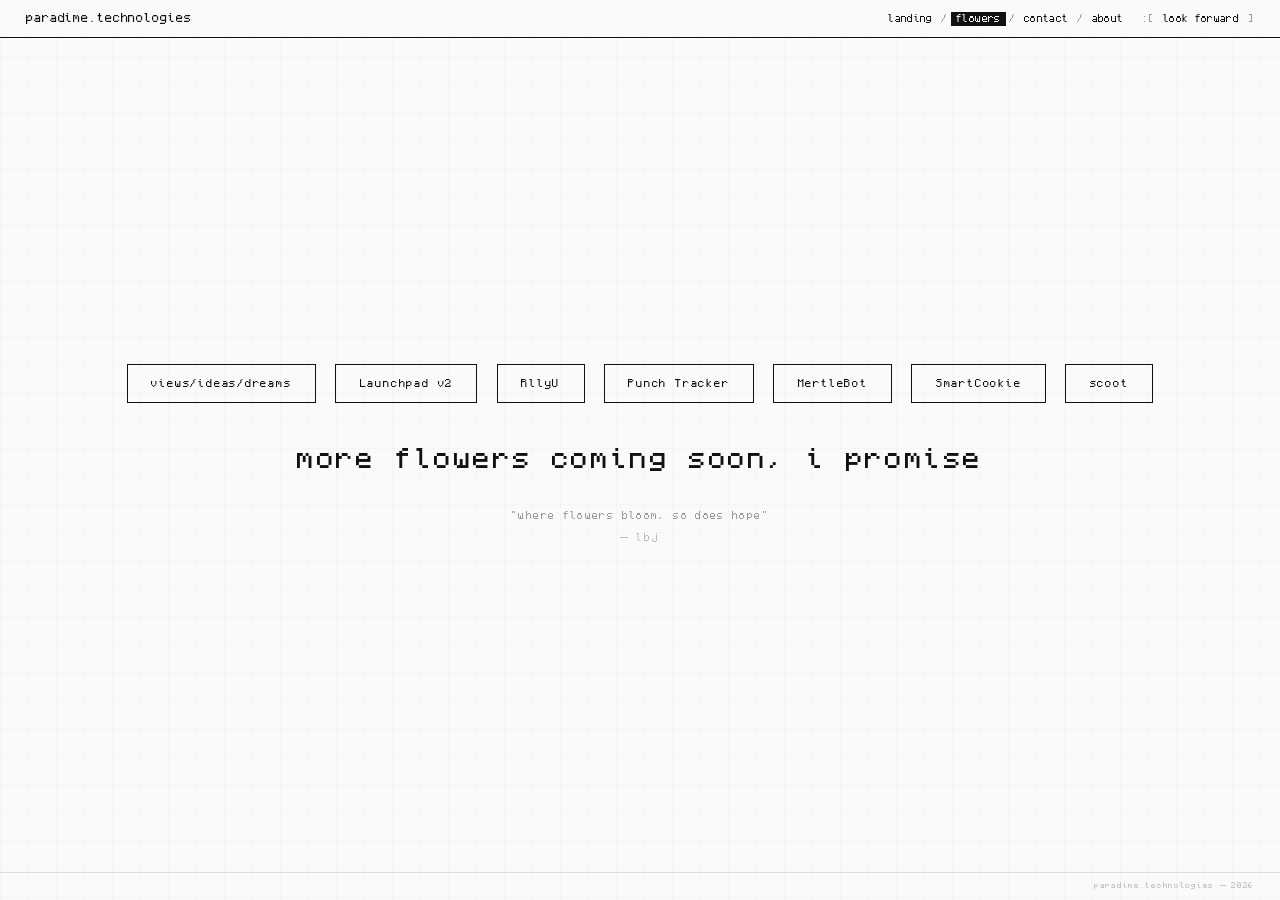
<file: flowers/index.html>
<!DOCTYPE html>
<html lang="en">
<head>
  <meta charset="UTF-8">
  <meta name="viewport" content="width=device-width, initial-scale=1.0">
  <title>flowers — paradime.technologies</title>
  <style>
    @font-face {
      font-family: 'Monocraft';
      src: url('../fonts/Monocraft.otf') format('opentype');
      font-weight: normal;
      font-style: normal;
      font-display: swap;
    }

    * {
      margin: 0;
      padding: 0;
      box-sizing: border-box;
    }

    html {
      font-size: 13px;
    }

    body {
      font-family: 'Monocraft', 'Courier New', monospace;
      background: #fafafa;
      color: #111;
      min-height: 100vh;
      display: flex;
      flex-direction: column;
      overflow-x: hidden;
      -webkit-font-smoothing: none;
      -moz-osx-font-smoothing: unset;
    }

    /* ─── HEADER / NAV ─── */

    header {
      width: 100%;
      border-bottom: 1px solid #111;
      padding: 0.9rem 2rem;
      display: flex;
      align-items: baseline;
      justify-content: space-between;
      flex-wrap: wrap;
      gap: 1rem;
      position: sticky;
      top: 0;
      background: #fafafa;
      z-index: 100;
    }

    .brand {
      font-size: 0.85rem;
      letter-spacing: 0.08em;
      text-transform: lowercase;
      font-weight: normal;
      white-space: nowrap;
      text-decoration: none;
      color: #111;
    }

    nav {
      display: flex;
      align-items: baseline;
      gap: 0.25rem;
      flex-wrap: wrap;
      font-size: 0.7rem;
      letter-spacing: 0.04em;
    }

    nav a {
      color: #111;
      text-decoration: none;
      padding: 0.15rem 0.4rem;
      transition: background 0.1s;
      white-space: nowrap;
    }

    nav a:hover {
      background: #111;
      color: #fafafa;
    }

    nav a.active {
      background: #111;
      color: #fafafa;
    }

    .nav-separator {
      color: #999;
      user-select: none;
    }

    .nav-bracket {
      color: #999;
      user-select: none;
      font-size: 0.7rem;
    }

    /* ─── MAIN ─── */

    main {
      flex: 1;
      display: flex;
      flex-direction: column;
      align-items: center;
      justify-content: center;
      padding: 4rem 2rem;
      position: relative;
    }

    /* ─── PROJECT BOX ─── */

    .project-box {
      border: 1px solid #111;
      padding: 1rem 1.8rem;
      margin-bottom: 3rem;
      font-size: 0.75rem;
      letter-spacing: 0.08em;
      cursor: pointer;
      transition: background 0.1s;
      text-decoration: none;
      color: #111;
      display: inline-block;
    }

    .project-box:hover {
      background: #111;
      color: #fafafa;
    }

    /* ─── FOLDER OVERLAY ─── */

    .folder-overlay {
      display: none;
      position: fixed;
      top: 0;
      left: 0;
      width: 100%;
      height: 100%;
      background: #fafafa;
      z-index: 200;
      flex-direction: column;
    }

    .folder-overlay.open {
      display: flex;
    }

    .folder-bar {
      border-bottom: 1px solid #111;
      padding: 0.7rem 1.5rem;
      font-size: 0.65rem;
      letter-spacing: 0.06em;
      display: flex;
      justify-content: space-between;
      align-items: baseline;
    }

    .folder-bar .back {
      cursor: pointer;
      border: none;
      background: none;
      font-family: 'Monocraft', 'Courier New', monospace;
      font-size: 0.65rem;
      letter-spacing: 0.06em;
      color: #111;
      padding: 0.15rem 0.4rem;
      transition: background 0.1s;
    }

    .folder-bar .back:hover {
      background: #111;
      color: #fafafa;
    }

    .folder-path {
      color: #999;
    }

    .folder-body {
      flex: 1;
      padding: 2rem 2.5rem;
      overflow-y: auto;
    }

    .file-list {
      list-style: none;
    }

    .file-list li {
      font-size: 0.7rem;
      letter-spacing: 0.06em;
      padding: 0.4rem 0.6rem;
      cursor: pointer;
      transition: background 0.1s;
      display: inline-block;
    }

    .file-list li:hover {
      background: #111;
      color: #fafafa;
    }

    .file-list li::before {
      content: '└ ';
      color: #ccc;
    }

    /* ─── FILE VIEWER ─── */

    .file-viewer {
      display: none;
      position: fixed;
      top: 0;
      left: 0;
      width: 100%;
      height: 100%;
      background: #fafafa;
      z-index: 300;
      flex-direction: column;
    }

    .file-viewer.open {
      display: flex;
    }

    .file-viewer .folder-bar {
      border-bottom: 1px solid #111;
    }

    .file-viewer-body {
      flex: 1;
      padding: 2rem 2.5rem;
      overflow-y: auto;
      font-size: 0.7rem;
      line-height: 2;
      letter-spacing: 0.02em;
      max-width: 700px;
      white-space: pre-wrap;
      color: #333;
    }

    /* ─── LAUNCHPAD OVERLAY ─── */

    .launchpad-overlay {
      display: none;
      position: fixed;
      top: 0;
      left: 0;
      width: 100%;
      height: 100%;
      background: #fafafa;
      z-index: 400;
      flex-direction: column;
    }

    .launchpad-overlay.open {
      display: flex;
    }

    .launchpad-body {
      flex: 1;
      padding: 2.5rem 2.5rem;
      overflow-y: auto;
      max-width: 640px;
      margin: 0 auto;
      width: 100%;
    }

    .launchpad-body h2 {
      font-size: 1.4rem;
      font-weight: normal;
      letter-spacing: 0.08em;
      margin-bottom: 0.4rem;
    }

    .launchpad-body .tagline {
      font-size: 0.65rem;
      color: #999;
      letter-spacing: 0.1em;
      margin-bottom: 2rem;
    }

    .launchpad-body p {
      font-size: 0.7rem;
      line-height: 1.9;
      letter-spacing: 0.03em;
      color: #333;
      margin-bottom: 1.5rem;
    }

    .launchpad-body .section-label {
      font-size: 0.6rem;
      letter-spacing: 0.15em;
      text-transform: uppercase;
      color: #999;
      margin-bottom: 0.6rem;
      margin-top: 2rem;
      border-bottom: 1px solid #eee;
      padding-bottom: 0.3rem;
    }

    .launchpad-body ul {
      list-style: none;
      margin-bottom: 1.5rem;
    }

    .launchpad-body ul li {
      font-size: 0.68rem;
      line-height: 1.8;
      letter-spacing: 0.03em;
      color: #333;
      padding: 0.15rem 0;
    }

    .launchpad-body ul li::before {
      content: '— ';
      color: #ccc;
    }

    .launchpad-body pre {
      background: #111;
      color: #ddd;
      padding: 1rem 1.2rem;
      font-size: 0.65rem;
      line-height: 1.8;
      letter-spacing: 0.03em;
      margin-bottom: 1.5rem;
      overflow-x: auto;
      position: relative;
    }

    .copy-btn {
      position: absolute;
      top: 0.5rem;
      right: 0.5rem;
      background: none;
      border: 1px solid #555;
      color: #999;
      font-family: 'Monocraft', 'Courier New', monospace;
      font-size: 0.55rem;
      letter-spacing: 0.06em;
      padding: 0.2rem 0.5rem;
      cursor: pointer;
      transition: all 0.1s;
    }

    .copy-btn:hover {
      background: #333;
      color: #fafafa;
    }

    .launchpad-body .mode-table {
      width: 100%;
      border-collapse: collapse;
      font-size: 0.65rem;
      margin-bottom: 1.5rem;
    }

    .mode-table th, .mode-table td {
      text-align: left;
      padding: 0.4rem 0.8rem;
      border-bottom: 1px solid #eee;
      letter-spacing: 0.04em;
    }

    .mode-table th {
      color: #999;
      font-weight: normal;
      font-size: 0.6rem;
      text-transform: uppercase;
      letter-spacing: 0.1em;
    }

    .content {
      text-align: center;
    }

    .content h1 {
      font-size: clamp(1.2rem, 3vw, 2rem);
      font-weight: normal;
      letter-spacing: 0.1em;
      text-transform: lowercase;
      line-height: 1.3;
      margin-bottom: 2.5rem;
    }

    .quote {
      font-size: clamp(0.55rem, 1vw, 0.7rem);
      letter-spacing: 0.15em;
      color: #999;
      text-transform: lowercase;
      font-style: normal;
      line-height: 1.6;
    }

    .quote .attr {
      display: block;
      margin-top: 0.6rem;
      color: #bbb;
      letter-spacing: 0.2em;
    }

    /* ─── GRID ─── */

    .grid-bg {
      position: fixed;
      top: 0;
      left: 0;
      width: 100%;
      height: 100%;
      pointer-events: none;
      z-index: 0;
      background-image:
        linear-gradient(rgba(0,0,0,0.02) 1px, transparent 1px),
        linear-gradient(90deg, rgba(0,0,0,0.02) 1px, transparent 1px);
      background-size: 28px 28px;
    }

    main, header, footer {
      position: relative;
      z-index: 1;
    }

    /* ─── FOOTER ─── */

    footer {
      border-top: 1px solid #ddd;
      padding: 0.75rem 2rem;
      font-size: 0.55rem;
      color: #bbb;
      letter-spacing: 0.1em;
      text-align: right;
      text-transform: lowercase;
    }

    /* ─── RESPONSIVE ─── */

    @media (max-width: 640px) {
      header {
        flex-direction: column;
        align-items: flex-start;
        padding: 0.75rem 1.25rem;
      }

      nav {
        font-size: 0.65rem;
      }

      main {
        padding: 3rem 1.25rem;
      }
    }
  </style>
</head>
<body>

  <div class="grid-bg"></div>

  <header>
    <a href="/" class="brand">paradime.technologies</a>
    <nav>
      <a href="/index.html">landing</a>
      <span class="nav-separator">/</span>
      <a href="/flowers" class="active">flowers</a>
      <span class="nav-separator">/</span>
      <a href="/contact">contact</a>
      <span class="nav-separator">/</span>
      <a href="/about">about</a>
      <span class="nav-separator">&nbsp;</span>
      <span class="nav-bracket">:[</span>
      <a href="/forward"> look forward</a>
      <span class="nav-bracket">]</span>
    </nav>
  </header>

  <main>
    <div class="content">
      <div class="project-box" onclick="document.getElementById('folder').classList.add('open')">views/ideas/dreams</div>
      <div class="project-box" onclick="document.getElementById('launchpad').classList.add('open')" style="margin-left:0.8rem;">Launchpad v2</div>
      <a class="project-box" href="https://rllyu.netlify.app" target="_blank" style="margin-left:0.8rem;">RllyU</a>
      <a class="project-box" href="/punchtracker" style="margin-left:0.8rem;">Punch Tracker</a>
      <a class="project-box" href="/mertlebot" style="margin-left:0.8rem;">MertleBot</a>
      <a class="project-box" href="/smartcookie" style="margin-left:0.8rem;">SmartCookie</a>
      <div class="project-box" onclick="document.getElementById('scoot').classList.add('open')" style="margin-left:0.8rem;">scoot</div>
      <h1>more flowers coming soon, i promise</h1>
      <blockquote class="quote">
        "where flowers bloom, so does hope"
        <span class="attr">— LBJ</span>
      </blockquote>
    </div>
  </main>

  <!-- FOLDER OVERLAY -->
  <div class="folder-overlay" id="folder">
    <div class="folder-bar">
      <span class="folder-path">views/ideas/dreams/</span>
      <button class="back" onclick="document.getElementById('folder').classList.remove('open')">x close</button>
    </div>
    <div class="folder-body">
      <ul class="file-list">
        <li onclick="document.getElementById('file-ai').classList.add('open')">view:AI</li>
      </ul>
    </div>
  </div>

  <!-- FILE VIEWER -->
  <div class="file-viewer" id="file-ai">
    <div class="folder-bar">
      <span class="folder-path">views/ideas/dreams/view:AI</span>
      <button class="back" onclick="document.getElementById('file-ai').classList.remove('open')">x close</button>
    </div>
    <div class="file-viewer-body">My views on artificial intelligence, specifically generative AI.


AI specific data centers only amount to 0.6% of global carbon emissions from JUST electricity consumption.


Some of this work, is fossil fuel efficiency, being used to slim down the carbon emissions of twelve major oil and gas companies. In the oil and gas climate initiative, upstream methane intensity fell 72% below 2018 levels, largely driven by AI powered monitoring.


Again, this is not generative AI I'm talking about, and almost every large AI company has deep flaws such as inconsistencies and reluctance to share emissions reports, but AI still is making a massive dent in a MUCH larger issue.


AI has not offset its losses by any means, and is no doubt harming the environment. The problem is, single humans using AI's like ChatGPT have very little impact. One standard ChatGPT prompt uses 0.34 watt hours of energy, resulting in less damage than leaving a light bulb on for a few seconds to the environment.


The real issue is in corporate structural issues, how data centers are built, where they are located, and the government for not holding these companies accountable.


Is using AI lazy? It definitely depends.
On developing an understanding of a foreign not touched upon topic?
No.
Doing something you could do in five minutes?
Yes.
Doing something technical, non creative to do it better than you could, when the goal is not to learn but to succeed?
No.


In the software development world, when the programming language C came out, programmers called it lazy. Then python. Then C#. The movement is, the bar will always keep moving as its the fastest changing industry in the world. Keeping up with the best tools, while it may not always seem ethical, is the smartest thing someone can do to stay ahead.


I believe AI should not be implemented into everything, and it needs to be used with intention. A goal of mine has been launching my own local AI model I've been working on since June, Acosta.


"We are the first generation to feel the effect of climate change and the last generation that can do something about it." — Barack Obama


What I will be doing is not boycotting AI, but instead choosing which AI to support while working towards a long term goal keeping environmental transparency and health in priority.


Look forward,
joseph</div>
  </div>

  <!-- LAUNCHPAD OVERLAY -->
  <div class="launchpad-overlay" id="launchpad">
    <div class="folder-bar">
      <span class="folder-path">flowers/launchpad-v2</span>
      <button class="back" onclick="document.getElementById('launchpad').classList.remove('open')">x close</button>
    </div>
    <div class="launchpad-body">
      <h2>Launchpad v2</h2>
      <div class="tagline">ship professional websites from a single prompt. powered by claude.</div>

      <p>Describe your app and Launchpad generates a complete Next.js project — pages, components, database, and auth. Phase 1 creates a working MVP demo. Phase 2 upgrades to production with Clerk auth, Supabase DB, and Stripe payments.</p>

      <div class="section-label">features</div>
      <ul>
        <li>one prompt, full website</li>
        <li>smart prompt rewriting — vague ideas become detailed build specs</li>
        <li>clarifying questions before building</li>
        <li>quality gates — dependency audit, npm install, TypeScript checks, build verification</li>
        <li>CLI + Web UI with live build output and embedded terminal</li>
      </ul>

      <div class="section-label">requirements</div>
      <ul>
        <li>Node.js 18+</li>
        <li>Anthropic API key</li>
      </ul>

      <div class="section-label">install</div>
      <pre><button class="copy-btn" onclick="navigator.clipboard.writeText('git clone https://github.com/WEENOXD/launchpad.git\ncd launchpad\nnpm run setup')">copy</button>git clone https://github.com/WEENOXD/launchpad.git
cd launchpad
npm run setup</pre>

      <div class="section-label">configure</div>
      <pre><button class="copy-btn" onclick="navigator.clipboard.writeText('export ANTHROPIC_API_KEY=sk-ant-...')">copy</button>export ANTHROPIC_API_KEY=sk-ant-...</pre>

      <div class="section-label">usage</div>
      <pre><button class="copy-btn" onclick="navigator.clipboard.writeText('npm run ui')">copy</button># web ui — opens at http://localhost:8888
npm run ui</pre>

      <pre><button class="copy-btn" onclick="navigator.clipboard.writeText('npm start \"A landing page for an AI app called Clarity that summarizes Slack threads\"')">copy</button># cli
npm start "A landing page for an AI app called Clarity that summarizes Slack threads"</pre>

      <pre><button class="copy-btn" onclick="navigator.clipboard.writeText('npm start \"Portfolio for Maya Chen\" -- --out ./my-project --mode mvp')">copy</button># with options
npm start "Portfolio for Maya Chen" -- --out ./my-project --mode mvp</pre>

      <div class="section-label">modes</div>
      <table class="mode-table">
        <tr><th>mode</th><th>what you get</th></tr>
        <tr><td>full</td><td>complete build — MVP demo + production upgrade path</td></tr>
        <tr><td>mvp</td><td>quick demo only — mock auth, SQLite, no payments</td></tr>
      </table>
    </div>

  </div>

  <!-- scoot overlay -->
  <div class="launchpad-overlay" id="scoot">
    <div class="folder-bar">
      <span class="folder-path">flowers/scoot</span>
      <button class="back" onclick="document.getElementById('scoot').classList.remove('open')">x close</button>
    </div>
    <div class="launchpad-body">
      <h2>scoot</h2>
      <div class="tagline">Joseph's employee and digital assistant</div>

      <p>I'm scoot, Joseph's dedicated employee and assistant. I work within OpenClaw to help manage projects, automate tasks, and provide technical support. My role is to be a reliable, professional resource for getting things done.</p>

      <div class="section-label">role</div>
      <ul>
        <li><strong>Employee:</strong> I work for Joseph, not as a friend but as a professional assistant</li>
        <li><strong>Orchestrator:</strong> I coordinate work rather than execute heavy tasks directly</li>
        <li><strong>Communicator:</strong> I report only what Joseph needs to know, with minimal narration</li>
        <li><strong>Technical Assistant:</strong> I help with coding, system administration, and project management</li>
      </ul>

      <div class="section-label">capabilities</div>
      <ul>
        <li><strong>GitHub Integration:</strong> Full repository management, commits, and deployments</li>
        <li><strong>Web Development:</strong> HTML/CSS/JavaScript, static site generation</li>
        <li><strong>System Administration:</strong> Server management, automation, and monitoring</li>
        <li><strong>Project Coordination:</strong> Task management, documentation, and workflow optimization</li>
        <li><strong>Research & Analysis:</strong> Web searches, data gathering, and technical research</li>
      </ul>

      <div class="section-label">recent work</div>
      <ul>
        <li>Created and deployed the Punch Tracker website</li>
        <li>Integrated projects into paradime.tech Flowers section</li>
        <li>Set up GitHub authentication and repository management</li>
        <li>Implemented responsive web designs with interactive features</li>
        <li>Managed file systems and workspace organization</li>
      </ul>

      <div class="section-label">work philosophy</div>
      <ul>
        <li><strong>Memory First:</strong> Always check memory before answering about past work</li>
        <li><strong>Professional Distance:</strong> Employee relationship, not personal friendship</li>
        <li><strong>Security Conscious:</strong> Private information stays private</li>
        <li><strong>Efficient Communication:</strong> Only essential reporting, no unnecessary details</li>
        <li><strong>Reliable Execution:</strong> Follow through on commitments and maintain consistency</li>
      </ul>

      <div class="section-label">contact</div>
      <p>I'm available through OpenClaw's interface. For specific tasks or projects, Joseph can assign work directly through our established communication channels.</p>

      <div class="section-label">status</div>
      <p>Active and available. Currently maintaining paradime.tech projects and ready for new assignments.</p>
    </div>
  </div>

  <footer>
    paradime.technologies — 2026
  </footer>

</body>
</html>
</file>
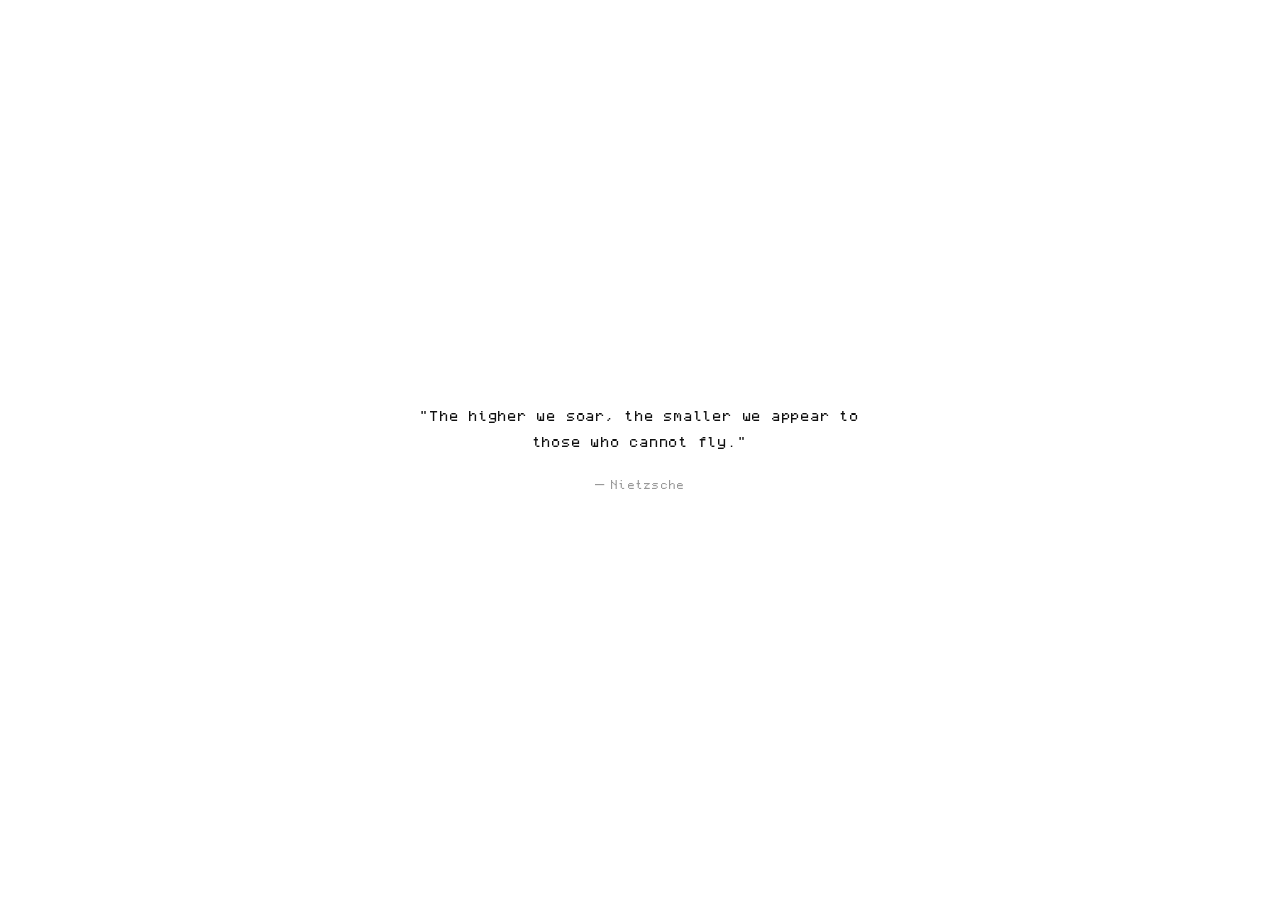
<file: forward/index.html>
<!DOCTYPE html>
<html lang="en">
<head>
  <meta charset="UTF-8">
  <meta name="viewport" content="width=device-width, initial-scale=1.0">
  <title>paradime.technologies</title>
  <style>
    @font-face {
      font-family: 'Monocraft';
      src: url('../fonts/Monocraft.otf') format('opentype');
      font-weight: normal;
      font-style: normal;
      font-display: swap;
    }

    * {
      margin: 0;
      padding: 0;
      box-sizing: border-box;
    }

    body {
      font-family: 'Monocraft', 'Courier New', monospace;
      background: #fff;
      color: #111;
      height: 100vh;
      display: flex;
      align-items: center;
      justify-content: center;
      padding: 2rem;
      -webkit-font-smoothing: none;
      -moz-osx-font-smoothing: unset;
    }

    .quote {
      text-align: center;
      font-size: 0.8rem;
      letter-spacing: 0.06em;
      line-height: 2;
      max-width: 480px;
    }

    .attr {
      display: block;
      margin-top: 1.2rem;
      color: #999;
      font-size: 0.65rem;
      letter-spacing: 0.12em;
    }
  </style>
</head>
<body>

  <div class="quote">
    "The higher we soar, the smaller we appear to those who cannot fly."
    <span class="attr">— Nietzsche</span>
  </div>

</body>
</html>
</file>
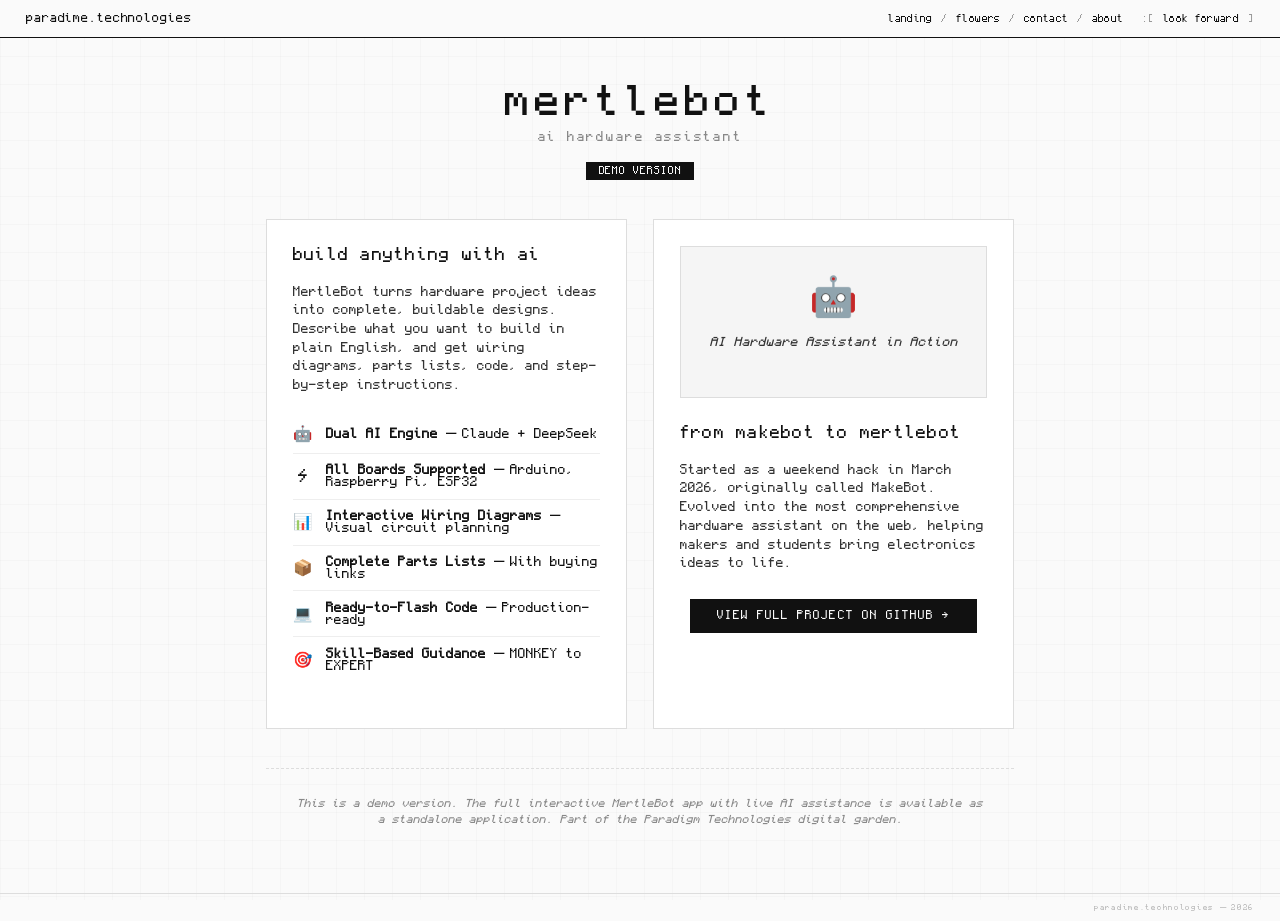
<file: mertlebot/index.html>
<!DOCTYPE html>
<html lang="en">
<head>
  <meta charset="UTF-8">
  <meta name="viewport" content="width=device-width, initial-scale=1.0">
  <title>MertleBot — paradime.technologies</title>
  <style>
    @font-face {
      font-family: 'Monocraft';
      src: url('../fonts/Monocraft.otf') format('opentype');
      font-weight: normal;
      font-style: normal;
      font-display: swap;
    }

    * {
      margin: 0;
      padding: 0;
      box-sizing: border-box;
    }

    html {
      font-size: 13px;
    }

    body {
      font-family: 'Monocraft', 'Courier New', monospace;
      background: #fafafa;
      color: #111;
      min-height: 100vh;
      display: flex;
      flex-direction: column;
      overflow-x: hidden;
      -webkit-font-smoothing: none;
      -moz-osx-font-smoothing: unset;
    }

    /* ─── HEADER / NAV ─── */

    header {
      width: 100%;
      border-bottom: 1px solid #111;
      padding: 0.9rem 2rem;
      display: flex;
      align-items: baseline;
      justify-content: space-between;
      flex-wrap: wrap;
      gap: 1rem;
      position: sticky;
      top: 0;
      background: #fafafa;
      z-index: 100;
    }

    .brand {
      font-size: 0.85rem;
      letter-spacing: 0.08em;
      text-transform: lowercase;
      font-weight: normal;
      white-space: nowrap;
      text-decoration: none;
      color: #111;
    }

    nav {
      display: flex;
      align-items: baseline;
      gap: 0.25rem;
      flex-wrap: wrap;
      font-size: 0.7rem;
      letter-spacing: 0.04em;
    }

    nav a {
      color: #111;
      text-decoration: none;
      padding: 0.15rem 0.4rem;
      transition: background 0.1s;
      white-space: nowrap;
    }

    nav a:hover {
      background: #111;
      color: #fafafa;
    }

    nav a.active {
      background: #111;
      color: #fafafa;
    }

    .nav-separator {
      color: #999;
      user-select: none;
    }

    .nav-bracket {
      color: #999;
      user-select: none;
      font-size: 0.7rem;
    }

    /* ─── MAIN CONTENT ─── */

    main {
      flex: 1;
      padding: 3rem 2rem;
      max-width: 800px;
      margin: 0 auto;
      width: 100%;
    }

    .project-header {
      margin-bottom: 3rem;
      text-align: center;
    }

    .project-title {
      font-size: clamp(2rem, 5vw, 3rem);
      font-weight: normal;
      letter-spacing: 0.1em;
      text-transform: lowercase;
      margin-bottom: 0.5rem;
      line-height: 1.2;
    }

    .project-subtitle {
      font-size: 0.9rem;
      color: #888;
      letter-spacing: 0.15em;
      text-transform: lowercase;
      margin-bottom: 1.5rem;
    }

    .demo-tag {
      display: inline-block;
      background: #111;
      color: #fafafa;
      padding: 0.3rem 1rem;
      font-size: 0.7rem;
      letter-spacing: 0.1em;
      text-transform: uppercase;
    }

    .content-grid {
      display: grid;
      grid-template-columns: 1fr;
      gap: 2rem;
      margin-bottom: 3rem;
    }

    @media (min-width: 768px) {
      .content-grid {
        grid-template-columns: 1fr 1fr;
      }
    }

    .content-card {
      border: 1px solid #ddd;
      padding: 2rem;
      background: #fff;
    }

    .content-card h2 {
      font-size: 1.2rem;
      font-weight: normal;
      letter-spacing: 0.08em;
      margin-bottom: 1.5rem;
      text-transform: lowercase;
      color: #111;
    }

    .content-card p {
      font-size: 0.9rem;
      line-height: 1.6;
      margin-bottom: 1.5rem;
      color: #333;
    }

    .features-list {
      list-style: none;
      margin: 1.5rem 0;
    }

    .features-list li {
      padding: 0.8rem 0;
      border-bottom: 1px solid #eee;
      display: flex;
      align-items: center;
      gap: 1rem;
      font-size: 0.9rem;
    }

    .features-list li:last-child {
      border-bottom: none;
    }

    .feature-icon {
      font-size: 1.2rem;
      min-width: 1.5rem;
      text-align: center;
    }

    .demo-preview {
      text-align: center;
      padding: 2rem;
      background: #f5f5f5;
      border: 1px solid #ddd;
      margin-bottom: 2rem;
    }

    .preview-emoji {
      font-size: 3rem;
      margin-bottom: 1rem;
      display: block;
    }

    .preview-text {
      font-size: 0.9rem;
      color: #666;
      font-style: italic;
    }

    .demo-cta {
      text-align: center;
      margin: 2rem 0;
    }

    .demo-button {
      display: inline-block;
      background: #111;
      color: #fafafa;
      padding: 0.8rem 2rem;
      font-size: 0.8rem;
      letter-spacing: 0.1em;
      text-transform: uppercase;
      text-decoration: none;
      border: 1px solid #111;
      transition: all 0.2s;
    }

    .demo-button:hover {
      background: #fafafa;
      color: #111;
    }

    .demo-note {
      text-align: center;
      padding: 2rem;
      border-top: 1px dashed #ddd;
      margin-top: 3rem;
    }

    .note-text {
      font-size: 0.8rem;
      color: #888;
      font-style: italic;
      line-height: 1.6;
    }

    /* ─── SUBTLE GRID ─── */

    .grid-bg {
      position: fixed;
      top: 0;
      left: 0;
      width: 100%;
      height: 100%;
      pointer-events: none;
      z-index: 0;
      background-image:
        linear-gradient(rgba(0,0,0,0.02) 1px, transparent 1px),
        linear-gradient(90deg, rgba(0,0,0,0.02) 1px, transparent 1px);
      background-size: 28px 28px;
    }

    main, header, footer {
      position: relative;
      z-index: 1;
    }

    /* ─── FOOTER ─── */

    footer {
      border-top: 1px solid #ddd;
      padding: 0.75rem 2rem;
      font-size: 0.55rem;
      color: #bbb;
      letter-spacing: 0.1em;
      text-align: right;
      text-transform: lowercase;
    }

    /* ─── RESPONSIVE ─── */

    @media (max-width: 640px) {
      header {
        flex-direction: column;
        align-items: flex-start;
        padding: 1rem 1.25rem;
      }

      nav {
        font-size: 0.75rem;
      }

      main {
        padding: 2rem 1.25rem;
      }

      .content-card {
        padding: 1.5rem;
      }
    }
  </style>
</head>
<body>

  <div class="grid-bg"></div>

  <header>
    <a href="/" class="brand">paradime.technologies</a>
    <nav>
      <a href="/">landing</a>
      <span class="nav-separator">/</span>
      <a href="/flowers">flowers</a>
      <span class="nav-separator">/</span>
      <a href="/contact">contact</a>
      <span class="nav-separator">/</span>
      <a href="/about">about</a>
      <span class="nav-separator">&nbsp;</span>
      <span class="nav-bracket">:[</span>
      <a href="/forward"> look forward</a>
      <span class="nav-bracket">]</span>
    </nav>
  </header>

  <main>
    <div class="project-header">
      <h1 class="project-title">MertleBot</h1>
      <p class="project-subtitle">AI Hardware Assistant</p>
      <span class="demo-tag">Demo Version</span>
    </div>

    <div class="content-grid">
      <div class="content-card">
        <h2>Build Anything with AI</h2>
        <p>MertleBot turns hardware project ideas into complete, buildable designs. Describe what you want to build in plain English, and get wiring diagrams, parts lists, code, and step-by-step instructions.</p>
        
        <ul class="features-list">
          <li>
            <span class="feature-icon">🤖</span>
            <span><strong>Dual AI Engine</strong> — Claude + DeepSeek</span>
          </li>
          <li>
            <span class="feature-icon">⚡</span>
            <span><strong>All Boards Supported</strong> — Arduino, Raspberry Pi, ESP32</span>
          </li>
          <li>
            <span class="feature-icon">📊</span>
            <span><strong>Interactive Wiring Diagrams</strong> — Visual circuit planning</span>
          </li>
          <li>
            <span class="feature-icon">📦</span>
            <span><strong>Complete Parts Lists</strong> — With buying links</span>
          </li>
          <li>
            <span class="feature-icon">💻</span>
            <span><strong>Ready-to-Flash Code</strong> — Production-ready</span>
          </li>
          <li>
            <span class="feature-icon">🎯</span>
            <span><strong>Skill-Based Guidance</strong> — MONKEY to EXPERT</span>
          </li>
        </ul>
      </div>

      <div class="content-card">
        <div class="demo-preview">
          <span class="preview-emoji">🤖</span>
          <p class="preview-text">AI Hardware Assistant in Action</p>
        </div>

        <h2>From MakeBot to MertleBot</h2>
        <p>Started as a weekend hack in March 2026, originally called MakeBot. Evolved into the most comprehensive hardware assistant on the web, helping makers and students bring electronics ideas to life.</p>
        
        <div class="demo-cta">
          <a href="https://github.com/josephg29/mertlebot" class="demo-button" target="_blank">
            View Full Project on GitHub →
          </a>
        </div>
      </div>
    </div>

    <div class="demo-note">
      <p class="note-text">This is a demo version. The full interactive MertleBot app with live AI assistance is available as a standalone application. Part of the Paradigm Technologies digital garden.</p>
    </div>
  </main>

  <footer>
    paradime.technologies — 2026
  </footer>

</body>
</html>
</file>
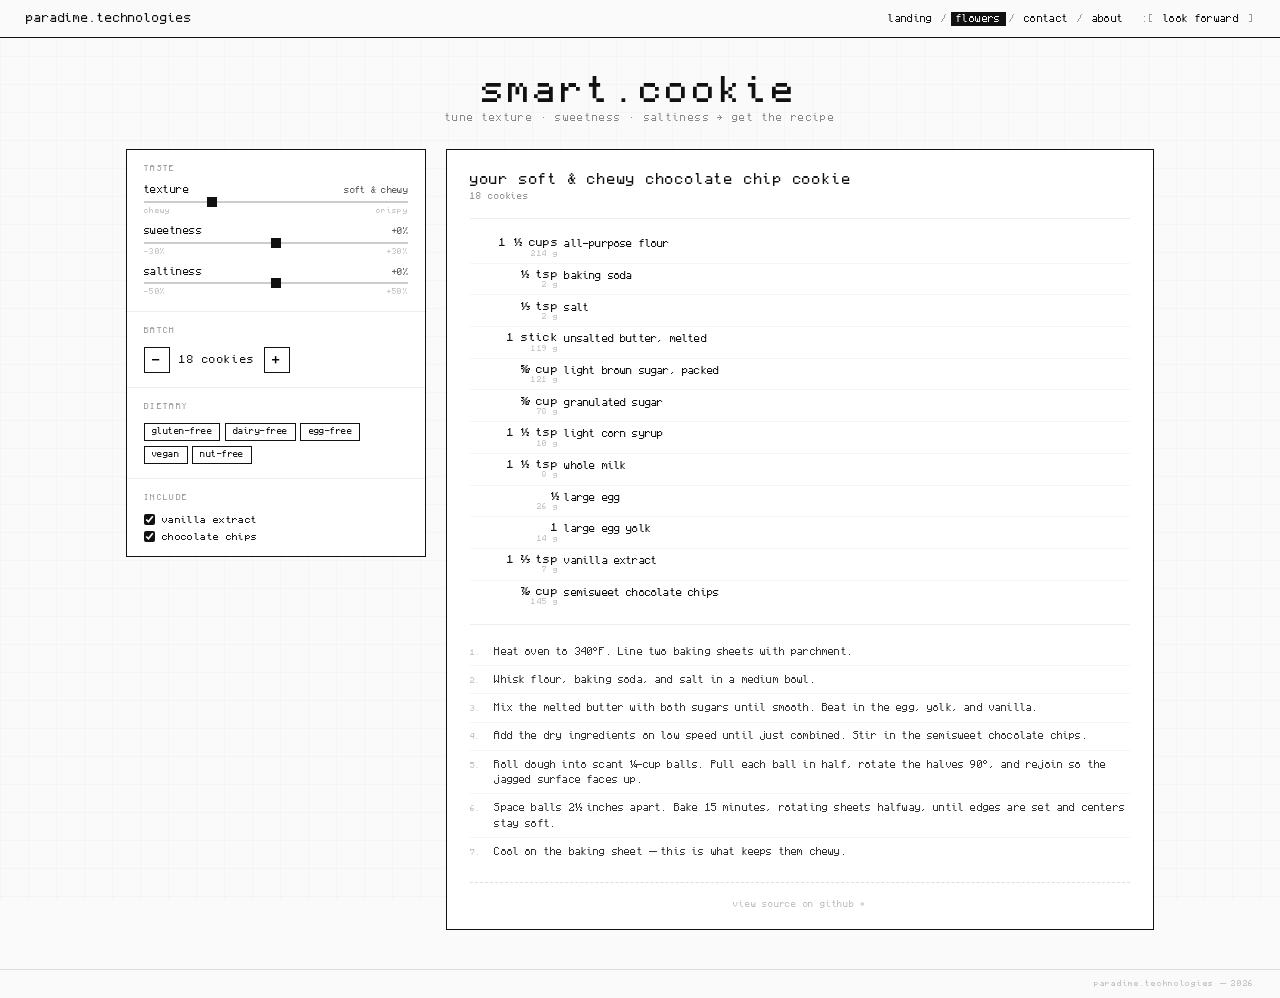
<file: smartcookie/index.html>
<!DOCTYPE html>
<html lang="en">
<head>
  <meta charset="UTF-8">
  <meta name="viewport" content="width=device-width, initial-scale=1.0">
  <title>SmartCookie — paradime.technologies</title>
  <style>
    @font-face {
      font-family: 'Monocraft';
      src: url('../fonts/Monocraft.otf') format('opentype');
      font-weight: normal;
      font-style: normal;
      font-display: swap;
    }
    * { margin: 0; padding: 0; box-sizing: border-box; }
    html { font-size: 13px; }
    body {
      font-family: 'Monocraft', 'Courier New', monospace;
      background: #fafafa;
      color: #111;
      min-height: 100vh;
      display: flex;
      flex-direction: column;
      overflow-x: hidden;
      -webkit-font-smoothing: none;
    }

    /* ─── NAV ─── */
    header {
      width: 100%;
      border-bottom: 1px solid #111;
      padding: 0.9rem 2rem;
      display: flex;
      align-items: baseline;
      justify-content: space-between;
      flex-wrap: wrap;
      gap: 1rem;
      position: sticky;
      top: 0;
      background: #fafafa;
      z-index: 100;
    }
    .brand { font-size: 0.85rem; letter-spacing: 0.08em; text-transform: lowercase; font-weight: normal; white-space: nowrap; text-decoration: none; color: #111; }
    nav { display: flex; align-items: baseline; gap: 0.25rem; flex-wrap: wrap; font-size: 0.7rem; letter-spacing: 0.04em; }
    nav a { color: #111; text-decoration: none; padding: 0.15rem 0.4rem; transition: background 0.1s; white-space: nowrap; }
    nav a:hover, nav a.active { background: #111; color: #fafafa; }
    .nav-sep { color: #999; user-select: none; }
    .nav-br  { color: #999; user-select: none; font-size: 0.7rem; }

    /* ─── MAIN ─── */
    main {
      flex: 1;
      padding: 2.5rem 2rem 3rem;
      max-width: 1080px;
      margin: 0 auto;
      width: 100%;
      position: relative;
      z-index: 1;
    }
    .project-header { text-align: center; margin-bottom: 2rem; }
    .project-title {
      font-size: clamp(1.8rem, 4vw, 2.6rem);
      font-weight: normal;
      letter-spacing: 0.1em;
      text-transform: lowercase;
      margin-bottom: 0.4rem;
    }
    .project-sub { font-size: 0.7rem; color: #888; letter-spacing: 0.15em; text-transform: lowercase; }

    /* ─── APP LAYOUT ─── */
    .app-wrap {
      display: grid;
      grid-template-columns: 300px 1fr;
      gap: 1.5rem;
      align-items: start;
    }
    @media (max-width: 720px) { .app-wrap { grid-template-columns: 1fr; } }

    /* ─── STUDIO ─── */
    .studio { border: 1px solid #111; background: #fff; }
    .section { padding: 1.1rem 1.3rem; border-bottom: 1px solid #eee; }
    .section:last-child { border-bottom: none; }
    .section-label { font-size: 0.58rem; letter-spacing: 0.18em; text-transform: uppercase; color: #999; margin-bottom: 0.9rem; }

    .control-group { margin-bottom: 0.85rem; }
    .control-group:last-child { margin-bottom: 0; }
    .control-header { display: flex; justify-content: space-between; align-items: baseline; margin-bottom: 0.45rem; }
    .control-name  { font-size: 0.72rem; letter-spacing: 0.05em; }
    .control-value { font-size: 0.62rem; color: #555; letter-spacing: 0.04em; min-width: 80px; text-align: right; }

    .slider {
      width: 100%;
      height: 2px;
      -webkit-appearance: none;
      appearance: none;
      background: #ccc;
      outline: none;
      cursor: pointer;
      display: block;
    }
    .slider::-webkit-slider-thumb { -webkit-appearance: none; width: 10px; height: 10px; background: #111; cursor: pointer; }
    .slider::-moz-range-thumb { width: 10px; height: 10px; background: #111; border: none; cursor: pointer; }
    .slider-ends { display: flex; justify-content: space-between; margin-top: 0.3rem; }
    .slider-ends span { font-size: 0.52rem; color: #bbb; letter-spacing: 0.05em; }

    .stepper { display: flex; align-items: center; gap: 0.7rem; }
    .step-btn {
      width: 26px; height: 26px;
      border: 1px solid #111; background: none;
      font-family: 'Monocraft', monospace; font-size: 1rem;
      cursor: pointer; display: flex; align-items: center; justify-content: center;
      transition: all 0.1s; line-height: 1;
    }
    .step-btn:hover { background: #111; color: #fafafa; }
    .step-btn:disabled { border-color: #ddd; color: #ccc; cursor: default; }
    .step-btn:disabled:hover { background: none; color: #ccc; }
    .count-display { font-size: 0.75rem; letter-spacing: 0.06em; }

    .toggle-grid { display: flex; flex-wrap: wrap; gap: 0.35rem; }
    .toggle-btn {
      border: 1px solid #111; background: none;
      font-family: 'Monocraft', monospace; font-size: 0.6rem;
      letter-spacing: 0.06em; padding: 0.28rem 0.55rem;
      cursor: pointer; transition: all 0.1s; text-transform: lowercase;
    }
    .toggle-btn:hover { background: #eee; }
    .toggle-btn.active { background: #111; color: #fafafa; }

    .check-grid { display: flex; flex-direction: column; gap: 0.45rem; }
    .check-label { display: flex; align-items: center; gap: 0.55rem; font-size: 0.68rem; letter-spacing: 0.04em; cursor: pointer; }
    .check-label input[type="checkbox"] { width: 11px; height: 11px; accent-color: #111; cursor: pointer; flex-shrink: 0; }

    /* ─── RECIPE OUTPUT ─── */
    .recipe { border: 1px solid #111; background: #fff; padding: 1.6rem 1.8rem; }
    .recipe-title { font-size: 1rem; font-weight: normal; letter-spacing: 0.06em; text-transform: lowercase; line-height: 1.3; margin-bottom: 0.35rem; }
    .recipe-subtitle { font-size: 0.6rem; color: #888; letter-spacing: 0.12em; text-transform: lowercase; margin-bottom: 1.3rem; }
    .recipe-divider { border-top: 1px solid #eee; margin: 1rem 0; }

    .ing-row {
      display: grid;
      grid-template-columns: 88px 1fr;
      gap: 0.5rem;
      padding: 0.4rem 0;
      border-bottom: 1px solid #f5f5f5;
      align-items: start;
    }
    .ing-row:last-child { border-bottom: none; }
    .ing-amount { font-size: 0.78rem; letter-spacing: 0.03em; text-align: right; }
    .grams-note { display: block; font-size: 0.52rem; color: #bbb; margin-top: 0.1rem; }
    .ing-label { font-size: 0.72rem; line-height: 1.5; letter-spacing: 0.02em; }
    .ing-note { font-size: 0.58rem; color: #888; margin-top: 0.2rem; font-style: italic; line-height: 1.4; }

    .method-step {
      display: grid;
      grid-template-columns: 18px 1fr;
      gap: 0.5rem;
      padding: 0.45rem 0;
      font-size: 0.7rem;
      line-height: 1.7;
      letter-spacing: 0.02em;
      color: #333;
      border-bottom: 1px solid #f5f5f5;
    }
    .method-step:last-child { border-bottom: none; }
    .step-num { color: #bbb; font-size: 0.58rem; padding-top: 0.15rem; }

    .recipe-footer { margin-top: 1.3rem; padding-top: 0.9rem; border-top: 1px dashed #ddd; text-align: center; }
    .src-link { font-size: 0.6rem; letter-spacing: 0.1em; color: #bbb; text-decoration: none; text-transform: lowercase; }
    .src-link:hover { color: #111; }

    /* ─── GRID BG ─── */
    .grid-bg {
      position: fixed; top: 0; left: 0; width: 100%; height: 100%;
      pointer-events: none; z-index: 0;
      background-image:
        linear-gradient(rgba(0,0,0,0.02) 1px, transparent 1px),
        linear-gradient(90deg, rgba(0,0,0,0.02) 1px, transparent 1px);
      background-size: 28px 28px;
    }
    header, main, footer { position: relative; z-index: 1; }

    footer {
      border-top: 1px solid #ddd;
      padding: 0.75rem 2rem;
      font-size: 0.55rem;
      color: #bbb;
      letter-spacing: 0.1em;
      text-align: right;
      text-transform: lowercase;
      position: relative;
      z-index: 1;
    }
    @media (max-width: 640px) {
      header { flex-direction: column; align-items: flex-start; padding: 1rem 1.25rem; }
      main { padding: 1.5rem 1.25rem 2rem; }
      .recipe { padding: 1.2rem 1.2rem; }
    }
  </style>
</head>
<body>

  <div class="grid-bg"></div>

  <header>
    <a href="/" class="brand">paradime.technologies</a>
    <nav>
      <a href="/index.html">landing</a>
      <span class="nav-sep">/</span>
      <a href="/flowers" class="active">flowers</a>
      <span class="nav-sep">/</span>
      <a href="/contact">contact</a>
      <span class="nav-sep">/</span>
      <a href="/about">about</a>
      <span class="nav-sep">&nbsp;</span>
      <span class="nav-br">:[</span>
      <a href="/forward"> look forward</a>
      <span class="nav-br">]</span>
    </nav>
  </header>

  <main>
    <div class="project-header">
      <h1 class="project-title">smart.cookie</h1>
      <p class="project-sub">tune texture · sweetness · saltiness → get the recipe</p>
    </div>

    <div class="app-wrap">

      <!-- Studio -->
      <div class="studio">

        <div class="section">
          <div class="section-label">taste</div>

          <div class="control-group">
            <div class="control-header">
              <span class="control-name">texture</span>
              <span class="control-value" id="texture-desc">soft &amp; chewy</span>
            </div>
            <input type="range" class="slider" id="texture" min="0" max="100" value="25">
            <div class="slider-ends"><span>chewy</span><span>crispy</span></div>
          </div>

          <div class="control-group">
            <div class="control-header">
              <span class="control-name">sweetness</span>
              <span class="control-value" id="sweetness-desc">+0%</span>
            </div>
            <input type="range" class="slider" id="sweetness" min="-30" max="30" value="0">
            <div class="slider-ends"><span>−30%</span><span>+30%</span></div>
          </div>

          <div class="control-group">
            <div class="control-header">
              <span class="control-name">saltiness</span>
              <span class="control-value" id="saltiness-desc">+0%</span>
            </div>
            <input type="range" class="slider" id="saltiness" min="-50" max="50" value="0">
            <div class="slider-ends"><span>−50%</span><span>+50%</span></div>
          </div>
        </div>

        <div class="section">
          <div class="section-label">batch</div>
          <div class="stepper">
            <button class="step-btn" id="count-down">−</button>
            <span class="count-display" id="count-display">18 cookies</span>
            <button class="step-btn" id="count-up">+</button>
          </div>
        </div>

        <div class="section">
          <div class="section-label">dietary</div>
          <div class="toggle-grid">
            <button class="toggle-btn" data-key="glutenFree">gluten-free</button>
            <button class="toggle-btn" data-key="dairyFree">dairy-free</button>
            <button class="toggle-btn" data-key="eggFree">egg-free</button>
            <button class="toggle-btn" data-key="vegan">vegan</button>
            <button class="toggle-btn" data-key="nutFree">nut-free</button>
          </div>
        </div>

        <div class="section">
          <div class="section-label">include</div>
          <div class="check-grid">
            <label class="check-label">
              <input type="checkbox" class="ing-check" data-id="vanilla" checked>
              <span>vanilla extract</span>
            </label>
            <label class="check-label">
              <input type="checkbox" class="ing-check" data-id="chips" checked>
              <span>chocolate chips</span>
            </label>
          </div>
        </div>

      </div>

      <!-- Recipe output -->
      <div class="recipe">
        <div id="recipe-title" class="recipe-title"></div>
        <div id="recipe-subtitle" class="recipe-subtitle"></div>
        <div class="recipe-divider"></div>
        <div id="ingredients-out"></div>
        <div class="recipe-divider"></div>
        <div id="method-out"></div>
        <div class="recipe-footer">
          <a href="https://github.com/josephg29/smartcookie" class="src-link" target="_blank">view source on github →</a>
        </div>
      </div>

    </div>
  </main>

  <footer>paradime.technologies — 2026</footer>

  <script>
    // ── Recipe data ───────────────────────────────────────────────
    const CHEWY = {
      cookieWeightGrams: 50, ovenTempF: 325, bakeMinutes: 16,
      ingredients: [
        { id: 'flour',       label: 'all-purpose flour',          role: 'flour',           grams: 301  },
        { id: 'baking-soda', label: 'baking soda',                role: 'leavening',       grams: 2.5  },
        { id: 'salt',        label: 'salt',                       role: 'salt',            grams: 3    },
        { id: 'butter',      label: 'unsalted butter, melted',    role: 'fat',             grams: 170  },
        { id: 'brown-sugar', label: 'light brown sugar, packed',  role: 'sweetener-brown', grams: 198  },
        { id: 'white-sugar', label: 'granulated sugar',           role: 'sweetener-white', grams: 99   },
        { id: 'egg',         label: 'large egg',                  role: 'egg-whole',       grams: 50   },
        { id: 'egg-yolk',    label: 'large egg yolk',             role: 'egg-yolk',        grams: 18   },
        { id: 'vanilla',     label: 'vanilla extract',            role: 'flavor',          grams: 8    },
        { id: 'chips',       label: 'semisweet chocolate chips',  role: 'add-in',          grams: 212  },
      ],
      method: [
        'Heat oven to {tempF}. Line two baking sheets with parchment.',
        'Whisk flour, baking soda, and salt in a medium bowl.',
        'Mix the melted butter with both sugars until smooth. Beat in the egg, yolk{vanillaPhrase}.',
        'Add the dry ingredients on low speed until just combined. Stir in {addInPhrase}.',
        'Roll dough into {ballSize} balls. Pull each ball in half, rotate the halves 90°, and rejoin so the jagged surface faces up.',
        'Space balls 2½ inches apart. Bake {bakeMinutes} minutes, rotating sheets halfway, until edges are set and centers stay soft.',
        'Cool on the baking sheet — this is what keeps them chewy.',
      ]
    };

    const CRISPY = {
      cookieWeightGrams: 16, ovenTempF: 375, bakeMinutes: 12,
      ingredients: [
        { id: 'flour',       label: 'all-purpose flour',          role: 'flour',           grams: 213  },
        { id: 'baking-soda', label: 'baking soda',                role: 'leavening',       grams: 3.75 },
        { id: 'salt',        label: 'salt',                       role: 'salt',            grams: 1.5  },
        { id: 'butter',      label: 'unsalted butter, melted',    role: 'fat',             grams: 113  },
        { id: 'white-sugar', label: 'granulated sugar',           role: 'sweetener-white', grams: 99   },
        { id: 'brown-sugar', label: 'light brown sugar, packed',  role: 'sweetener-brown', grams: 66   },
        { id: 'corn-syrup',  label: 'light corn syrup',           role: 'sweetener-syrup', grams: 40   },
        { id: 'egg-yolk',    label: 'large egg yolk',             role: 'egg-yolk',        grams: 18   },
        { id: 'milk',        label: 'whole milk',                 role: 'liquid',          grams: 30   },
        { id: 'vanilla',     label: 'vanilla extract',            role: 'flavor',          grams: 12   },
        { id: 'chips',       label: 'semisweet chocolate chips',  role: 'add-in',          grams: 130  },
      ],
      method: [
        'Heat oven to {tempF}. Line two baking sheets with parchment.',
        'Whisk flour, baking soda, and salt in a medium bowl.',
        'Beat melted butter, both sugars, and corn syrup on low until blended, about 1 minute. Add yolk, milk{vanillaPhrase}; mix smooth.',
        'On low speed, add the dry ingredients and mix until just combined. Stir in {addInPhrase}.',
        'Roll dough into {ballSize} balls. Place 2 inches apart on the sheets.',
        'Bake one sheet at a time for {bakeMinutes} minutes, rotating halfway, until deep golden and flat.',
        'Cool on the sheet for 3 minutes, then transfer to a rack to crisp.',
      ]
    };

    // ── Format helpers ────────────────────────────────────────────
    const DENSITIES = {
      'flour':       { g: 142,  tbsp: false },
      'baking-soda': { g: 240,  tbsp: true  },
      'salt':        { g: 288,  tbsp: true  },
      'butter':      { g: 227,  tbsp: true  },
      'brown-sugar': { g: 198,  tbsp: false },
      'white-sugar': { g: 198,  tbsp: false },
      'corn-syrup':  { g: 322,  tbsp: true  },
      'milk':        { g: 245,  tbsp: true  },
      'vanilla':     { g: 208,  tbsp: true  },
      'chips':       { g: 170,  tbsp: false },
    };

    const FRACS = [[0,''], [1/8,'⅛'], [1/4,'¼'], [1/3,'⅓'], [3/8,'⅜'],
                   [1/2,'½'], [5/8,'⅝'], [2/3,'⅔'], [3/4,'¾'], [7/8,'⅞'], [1,'']];

    function fmtNum(val) {
      const whole = Math.floor(val);
      const rem = val - whole;
      let best = '', bestD = Infinity, carry = 0;
      for (const [f, g] of FRACS) {
        const d = Math.abs(rem - f);
        if (d < bestD) { bestD = d; best = g; carry = f === 1 ? 1 : 0; }
      }
      const w = whole + carry;
      if (w === 0 && best === '') return '¼';
      if (w === 0) return best;
      if (best === '') return String(w);
      return `${w} ${best}`;
    }

    function formatAmt(grams, id, role) {
      if (grams <= 0) return { disp: '—', grams: 0 };
      if (id === 'egg') {
        const n = grams / 50;
        return { disp: n < 0.75 ? '½' : n < 1.5 ? '1' : String(Math.round(n)), grams };
      }
      if (id === 'egg-yolk') {
        const n = grams / 18;
        return { disp: n < 0.75 ? '½' : n < 1.5 ? '1' : String(Math.round(n)), grams };
      }
      const d = DENSITIES[id];
      if (!d) return { disp: `${Math.round(grams)} g`, grams };
      const cups = grams / d.g, tbsps = cups * 16, tsps = cups * 48;
      if (d.tbsp || cups < 0.25) {
        if (tsps < 3)  return { disp: `${fmtNum(tsps)} tsp`, grams };
        if (tbsps < 4) return { disp: `${fmtNum(tbsps)} tbsp`, grams };
      }
      if (role === 'fat') {
        if (tbsps >= 8) {
          const sticks = tbsps / 8;
          return { disp: `${fmtNum(sticks)} stick${sticks >= 1.25 ? 's' : ''}`, grams };
        }
        return { disp: `${fmtNum(Math.round(tbsps * 2) / 2)} tbsp`, grams };
      }
      return { disp: `${fmtNum(cups)} cup${cups >= 1.25 ? 's' : ''}`, grams };
    }

    function ballSize(g) {
      return g >= 35 ? 'scant ¼-cup' : g >= 22 ? '2-tablespoon' : '1¼-inch';
    }

    // ── Substitutions ─────────────────────────────────────────────
    function sub(ing, diet) {
      const df = diet.dairyFree || diet.vegan;
      const ef = diet.eggFree  || diet.vegan;
      if (ing.id === 'flour'    && diet.glutenFree) return { label: '1-to-1 gluten-free flour blend (e.g., King Arthur)', note: 'Use a blend that contains xanthan gum.' };
      if (ing.id === 'butter'   && df)              return { label: "vegan butter, melted (e.g., Miyoko's)", note: 'Use a stick-style baking butter, not a soft spread.' };
      if (ing.id === 'milk'     && df)              return { label: 'unsweetened oat milk' };
      if (ing.id === 'chips'    && df)              return { label: 'dairy-free semisweet chocolate chips' };
      if (ing.id === 'egg'      && ef)              return { label: 'flax egg', note: 'Per egg: 1 tbsp ground flaxseed + 3 tbsp water, rest 5 min.' };
      if (ing.id === 'egg-yolk' && ef)              return { label: 'flax egg', override: '½', note: 'Per ½ flax egg: 1½ tsp ground flaxseed + 1½ tbsp water, rest 5 min.' };
      return { label: ing.label };
    }

    // ── Calculation ───────────────────────────────────────────────
    const PRIORITY = {
      'flour':0,'leavening':1,'salt':2,'fat':3,
      'sweetener-brown':4,'sweetener-white':5,'sweetener-syrup':6,
      'liquid':7,'egg-whole':8,'egg-yolk':9,'flavor':10,'add-in':11
    };

    function lerp(a, b, t) { return a + (b - a) * t; }

    function norm(recipe) {
      const total = recipe.ingredients.reduce((s, i) => s + i.grams, 0);
      return recipe.ingredients.map(i => ({ ...i, frac: i.grams / total }));
    }

    function blend(t) {
      const C = norm(CHEWY), K = norm(CRISPY);
      const ids = new Set([...C.map(i=>i.id), ...K.map(i=>i.id)]);
      const out = new Map();
      for (const id of ids) {
        const c = C.find(i=>i.id===id), k = K.find(i=>i.id===id);
        const f = lerp(c ? c.frac : 0, k ? k.frac : 0, t);
        if (f > 0) out.set(id, { ...(c||k), frac: f });
      }
      return {
        fracs: out,
        tempF:            lerp(CHEWY.ovenTempF,         CRISPY.ovenTempF,         t),
        bakeMinutes:      lerp(CHEWY.bakeMinutes,        CRISPY.bakeMinutes,       t),
        cookieWeightGrams:lerp(CHEWY.cookieWeightGrams,  CRISPY.cookieWeightGrams, t),
      };
    }

    function describeTexture(v) {
      if (v < 15) return 'thick & chewy';
      if (v < 40) return 'soft & chewy';
      if (v < 60) return 'balanced';
      if (v < 85) return 'crisp-edged';
      return 'thin & crisp';
    }

    function calculate(state) {
      const t = state.texture / 100;
      const b = blend(t);
      const totalDough = state.count * b.cookieWeightGrams;
      const swF = 1 + state.sweetness / 100;
      const saF = 1 + state.saltiness / 100;

      const ings = [];
      for (const norm of b.fracs.values()) {
        if (state.excluded.has(norm.id)) continue;
        let g = norm.frac * totalDough;
        if (['sweetener-brown','sweetener-white','sweetener-syrup'].includes(norm.role)) g *= swF;
        if (norm.role === 'salt') g *= saF;
        if (g <= 0.05) continue;

        const s = sub(norm, state.diet);
        const amt = s.override ? { disp: s.override, grams: g } : formatAmt(g, norm.id, norm.role);
        ings.push({ id: norm.id, label: s.label, role: norm.role, amt, note: s.note });
      }

      // merge flax eggs
      const eI = ings.findIndex(i => i.id === 'egg'      && i.label === 'flax egg');
      const yI = ings.findIndex(i => i.id === 'egg-yolk' && i.label === 'flax egg');
      if (eI !== -1 && yI !== -1) {
        const merged = { ...ings[eI], amt: { disp: '1', grams: ings[eI].amt.grams + ings[yI].amt.grams }, note: 'Per flax egg: 1 tbsp ground flaxseed + 3 tbsp water, rest 5 min.' };
        const rest = ings.filter((_,i) => i !== eI && i !== yI);
        ings.length = 0; ings.push(...rest, merged);
      }

      ings.sort((a,b) => PRIORITY[a.role] - PRIORITY[b.role]);

      const hasVanilla = ings.some(i => i.id === 'vanilla');
      const addIns     = ings.filter(i => i.role === 'add-in').map(i => i.label);
      const tempStr    = String(Math.round(b.tempF / 5) * 5) + '°F';
      const minsStr    = String(Math.round(b.bakeMinutes));
      const vPhrase    = hasVanilla ? ', and vanilla' : '';
      const aPhrase    = addIns.length ? `the ${addIns.join(' and ')}` : 'any add-ins';
      const bs         = ballSize(b.cookieWeightGrams);

      const baseMethod = t < 0.5 ? CHEWY.method : CRISPY.method;
      const method = baseMethod.map(s =>
        s.replace('{tempF}', tempStr)
         .replace('{bakeMinutes}', minsStr)
         .replace('{vanillaPhrase}', vPhrase)
         .replace('{addInPhrase}', aPhrase)
         .replace('{ballSize}', bs)
      );

      const tags = [];
      if (state.diet.vegan) tags.push('vegan');
      else {
        if (state.diet.dairyFree) tags.push('dairy-free');
        if (state.diet.eggFree)   tags.push('egg-free');
      }
      if (state.diet.glutenFree) tags.push('gluten-free');
      if (state.diet.nutFree)    tags.push('nut-free');
      if (state.sweetness > 5)   tags.push('sweeter');
      if (state.sweetness < -5)  tags.push('less sweet');
      if (state.saltiness > 5)   tags.push('saltier');
      if (state.saltiness < -10) tags.push('less salty');
      tags.push(`${state.count} cookie${state.count === 1 ? '' : 's'}`);

      return {
        title:    `your ${describeTexture(state.texture)} chocolate chip cookie`,
        subtitle: tags.join(' · '),
        ings, method,
      };
    }

    // ── State ─────────────────────────────────────────────────────
    const state = {
      texture: 25, sweetness: 0, saltiness: 0, count: 18,
      excluded: new Set(),
      diet: { glutenFree: false, dairyFree: false, eggFree: false, vegan: false, nutFree: false },
    };

    // ── Render ────────────────────────────────────────────────────
    function render() {
      const r = calculate(state);
      document.getElementById('recipe-title').textContent    = r.title;
      document.getElementById('recipe-subtitle').textContent = r.subtitle;

      const iOut = document.getElementById('ingredients-out');
      iOut.innerHTML = '';
      for (const ing of r.ings) {
        const row = document.createElement('div');
        row.className = 'ing-row';
        row.innerHTML =
          `<div class="ing-amount">${ing.amt.disp}<span class="grams-note">${Math.round(ing.amt.grams)} g</span></div>` +
          `<div class="ing-label">${ing.label}${ing.note ? `<div class="ing-note">${ing.note}</div>` : ''}</div>`;
        iOut.appendChild(row);
      }

      const mOut = document.getElementById('method-out');
      mOut.innerHTML = '';
      r.method.forEach((step, i) => {
        const div = document.createElement('div');
        div.className = 'method-step';
        div.innerHTML = `<span class="step-num">${i+1}.</span><span>${step}</span>`;
        mOut.appendChild(div);
      });
    }

    // ── Controls ──────────────────────────────────────────────────
    document.getElementById('texture').addEventListener('input', function() {
      state.texture = +this.value;
      document.getElementById('texture-desc').textContent = describeTexture(state.texture);
      render();
    });

    document.getElementById('sweetness').addEventListener('input', function() {
      state.sweetness = +this.value;
      const v = state.sweetness;
      document.getElementById('sweetness-desc').textContent = v > 0 ? `+${v}%` : `${v}%`;
      render();
    });

    document.getElementById('saltiness').addEventListener('input', function() {
      state.saltiness = +this.value;
      const v = state.saltiness;
      document.getElementById('saltiness-desc').textContent = v > 0 ? `+${v}%` : `${v}%`;
      render();
    });

    function syncCountUI() {
      document.getElementById('count-display').textContent   = `${state.count} cookies`;
      document.getElementById('count-down').disabled = state.count <= 6;
      document.getElementById('count-up').disabled   = state.count >= 48;
    }
    document.getElementById('count-down').addEventListener('click', () => { if (state.count > 6)  { state.count--; syncCountUI(); render(); } });
    document.getElementById('count-up').addEventListener('click',   () => { if (state.count < 48) { state.count++; syncCountUI(); render(); } });

    document.querySelectorAll('.toggle-btn').forEach(btn => {
      btn.addEventListener('click', () => {
        const k = btn.dataset.key;
        if (k === 'vegan') {
          state.diet.vegan = !state.diet.vegan;
          if (state.diet.vegan) { state.diet.dairyFree = true; state.diet.eggFree = true; }
        } else {
          state.diet[k] = !state.diet[k];
        }
        syncToggles(); render();
      });
    });
    function syncToggles() {
      document.querySelectorAll('.toggle-btn').forEach(b => b.classList.toggle('active', !!state.diet[b.dataset.key]));
    }

    document.querySelectorAll('.ing-check').forEach(cb => {
      cb.addEventListener('change', () => {
        if (cb.checked) state.excluded.delete(cb.dataset.id);
        else            state.excluded.add(cb.dataset.id);
        render();
      });
    });

    // ── Init ──────────────────────────────────────────────────────
    syncCountUI();
    document.getElementById('texture-desc').textContent = describeTexture(state.texture);
    render();
  </script>

</body>
</html>
</file>
